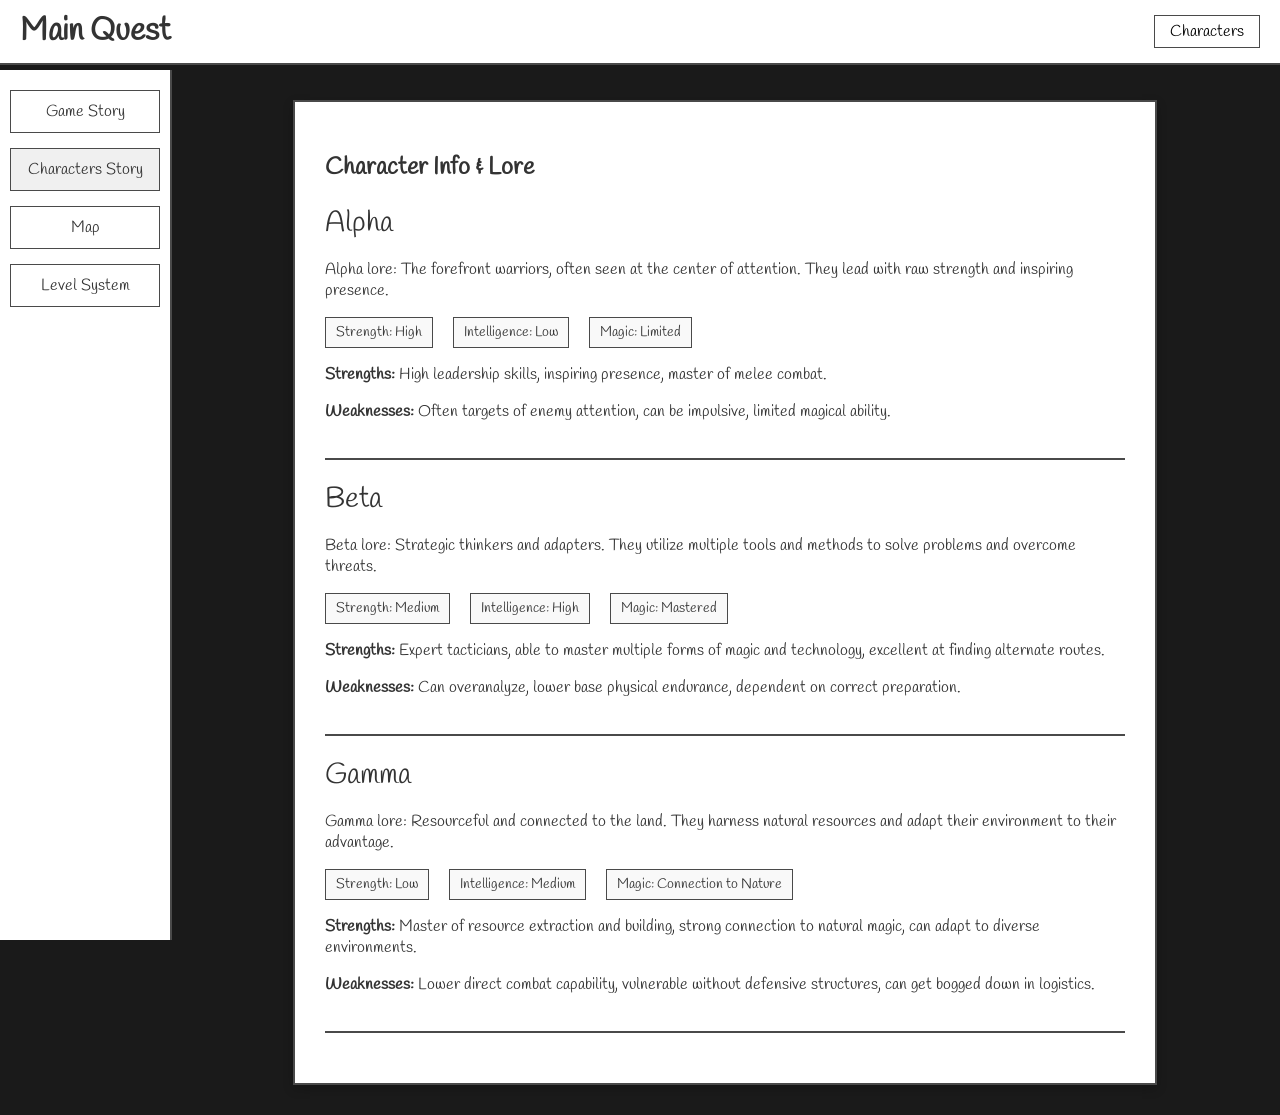
<file: MainQuestN/characters.html>
<!DOCTYPE html>
<html lang="en">
<head>
    <meta charset="UTF-8">
    <meta name="viewport" content="width=device-width, initial-scale=1.0">
    <title>Main Quest - Characters</title>
    <link rel="stylesheet" href="style.css">
    <link rel="preconnect" href="https://fonts.googleapis.com">
    <link rel="preconnect" href="https://fonts.gstatic.com" crossorigin>
    <link href="https://fonts.googleapis.com/css2?family=Handlee&display=swap" rel="stylesheet">
    <style>
        /* Karakterlere özel stiller */
        .character-card {
            border-bottom: 2px solid var(--accent-color);
            padding-bottom: 20px;
            margin-bottom: 20px;
        }

        .character-name {
            font-size: 1.8em;
            margin-bottom: 10px;
        }

        .stat-group {
            display: flex;
            gap: 20px;
            margin-top: 10px;
        }

        .stat {
            background-color: #f9f9f9;
            padding: 5px 10px;
            border: 1px solid var(--accent-color);
            font-size: 0.9em;
        }
    </style>
</head>
<body>

    <header>
        <h1>Main Quest</h1>
        <button class="characters-btn">Characters</button>
    </header>

    <div class="main-container">
        <nav class="sidebar">
            <a href="game_story.html" class="sidebar-btn">Game Story</a>
            <a href="characters.html" class="sidebar-btn active">Characters Story</a>
            <a href="world_map.html" class="sidebar-btn">Map</a>
            <a href="level_system.html" class="sidebar-btn">Level System</a>
        </nav>

        <main class="content-area">
            <div class="white-panel">
                <h2>Character Info & Lore</h2>

                <div class="character-card">
                    <div class="character-name">Alpha</div>
                    <p>Alpha lore: The forefront warriors, often seen at the center of attention. They lead with raw strength and inspiring presence.</p>
                    <div class="stat-group">
                        <div class="stat">Strength: High</div>
                        <div class="stat">Intelligence: Low</div>
                        <div class="stat">Magic: Limited</div>
                    </div>
                    <p><strong>Strengths:</strong> High leadership skills, inspiring presence, master of melee combat.</p>
                    <p><strong>Weaknesses:</strong> Often targets of enemy attention, can be impulsive, limited magical ability.</p>
                </div>

                <div class="character-card">
                    <div class="character-name">Beta</div>
                    <p>Beta lore: Strategic thinkers and adapters. They utilize multiple tools and methods to solve problems and overcome threats.</p>
                    <div class="stat-group">
                        <div class="stat">Strength: Medium</div>
                        <div class="stat">Intelligence: High</div>
                        <div class="stat">Magic: Mastered</div>
                    </div>
                    <p><strong>Strengths:</strong> Expert tacticians, able to master multiple forms of magic and technology, excellent at finding alternate routes.</p>
                    <p><strong>Weaknesses:</strong> Can overanalyze, lower base physical endurance, dependent on correct preparation.</p>
                </div>

                <div class="character-card">
                    <div class="character-name">Gamma</div>
                    <p>Gamma lore: Resourceful and connected to the land. They harness natural resources and adapt their environment to their advantage.</p>
                    <div class="stat-group">
                        <div class="stat">Strength: Low</div>
                        <div class="stat">Intelligence: Medium</div>
                        <div class="stat">Magic: Connection to Nature</div>
                    </div>
                    <p><strong>Strengths:</strong> Master of resource extraction and building, strong connection to natural magic, can adapt to diverse environments.</p>
                    <p><strong>Weaknesses:</strong> Lower direct combat capability, vulnerable without defensive structures, can get bogged down in logistics.</p>
                </div>

            </div>
        </main>
    </div>

</body>
</html>
</file>
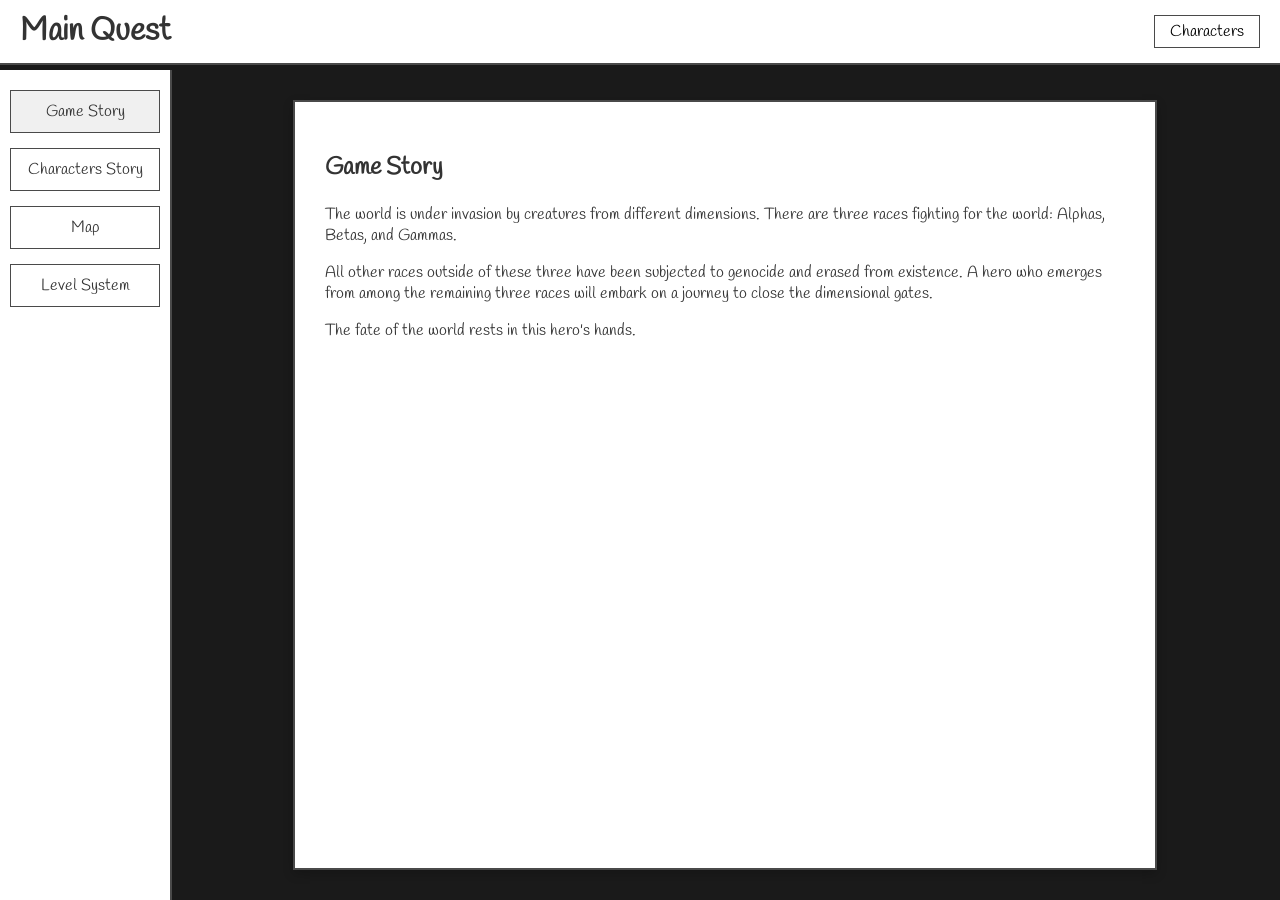
<file: MainQuestN/game_story.html>
<!DOCTYPE html>
<html lang="en">
<head>
    <meta charset="UTF-8">
    <meta name="viewport" content="width=device-width, initial-scale=1.0">
    <title>Main Quest - Game Story</title>
    <link rel="stylesheet" href="style.css">
    <link rel="preconnect" href="https://fonts.googleapis.com">
    <link rel="preconnect" href="https://fonts.gstatic.com" crossorigin>
    <link href="https://fonts.googleapis.com/css2?family=Handlee&display=swap" rel="stylesheet">
</head>
<body>

    <header>
        <h1>Main Quest</h1>
        <button class="characters-btn">Characters</button>
    </header>

    <div class="main-container">
        <nav class="sidebar">
            <a href="game_story.html" class="sidebar-btn active">Game Story</a>
            <a href="characters.html" class="sidebar-btn">Characters Story</a>
            <a href="world_map.html" class="sidebar-btn">Map</a>
            <a href="level_system.html" class="sidebar-btn">Level System</a>
        </nav>

        <main class="content-area">
            <div class="white-panel">
                <h2>Game Story</h2>
                <p>The world is under invasion by creatures from different dimensions. There are three races fighting for the world: Alphas, Betas, and Gammas.</p>
                <p>All other races outside of these three have been subjected to genocide and erased from existence. A hero who emerges from among the remaining three races will embark on a journey to close the dimensional gates.</p>
                <p>The fate of the world rests in this hero's hands.</p>
            </div>
        </main>
    </div>

</body>
</html>
</file>
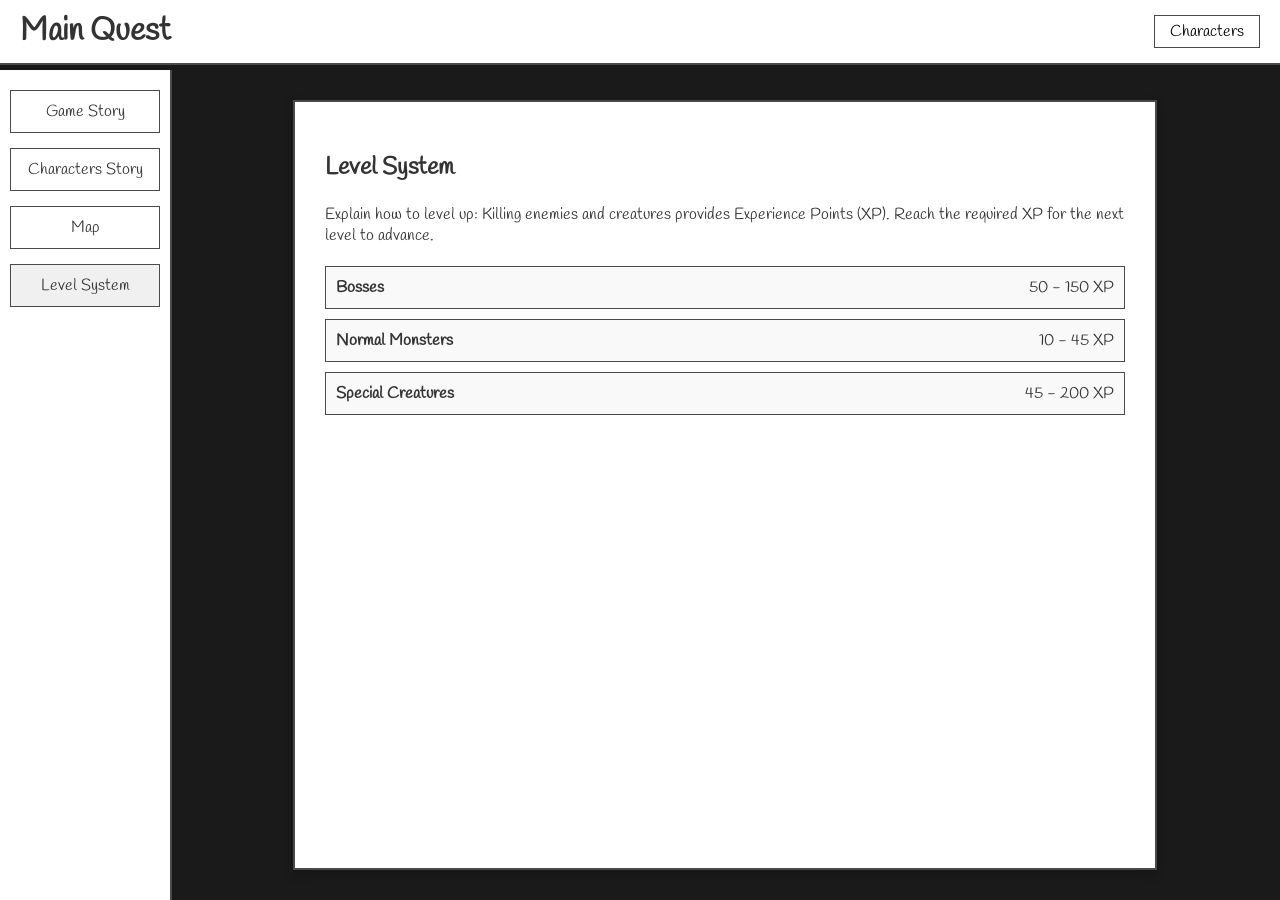
<file: MainQuestN/level_system.html>
<!DOCTYPE html>
<html lang="en">
<head>
    <meta charset="UTF-8">
    <meta name="viewport" content="width=device-width, initial-scale=1.0">
    <title>Main Quest - Level System</title>
    <link rel="stylesheet" href="style.css">
    <link rel="preconnect" href="https://fonts.googleapis.com">
    <link rel="preconnect" href="https://fonts.gstatic.com" crossorigin>
    <link href="https://fonts.googleapis.com/css2?family=Handlee&display=swap" rel="stylesheet">
    <style>
        /* Seviye sistemine özel stiller */
        .xp-list {
            margin-top: 20px;
            list-style: none;
            padding: 0;
            display: flex;
            flex-direction: column;
            gap: 10px;
        }

        .xp-item {
            display: flex;
            justify-content: space-between;
            background-color: #f9f9f9;
            padding: 10px;
            border: 1px solid var(--accent-color);
        }

        .xp-source {
            font-weight: bold;
        }
    </style>
</head>
<body>

    <header>
        <h1>Main Quest</h1>
        <button class="characters-btn">Characters</button>
    </header>

    <div class="main-container">
        <nav class="sidebar">
            <a href="game_story.html" class="sidebar-btn">Game Story</a>
            <a href="characters.html" class="sidebar-btn">Characters Story</a>
            <a href="world_map.html" class="sidebar-btn">Map</a>
            <a href="level_system.html" class="sidebar-btn active">Level System</a>
        </nav>

        <main class="content-area">
            <div class="white-panel">
                <h2>Level System</h2>
                <p>Explain how to level up: Killing enemies and creatures provides Experience Points (XP). Reach the required XP for the next level to advance.</p>
                
                <ul class="xp-list">
                    <li class="xp-item">
                        <span class="xp-source">Bosses</span>
                        <span class="xp-value">50 - 150 XP</span>
                    </li>
                    <li class="xp-item">
                        <span class="xp-source">Normal Monsters</span>
                        <span class="xp-value">10 - 45 XP</span>
                    </li>
                    <li class="xp-item">
                        <span class="xp-source">Special Creatures</span>
                        <span class="xp-value">45 - 200 XP</span>
                    </li>
                </ul>

            </div>
        </main>
    </div>

</body>
</html>
</file>
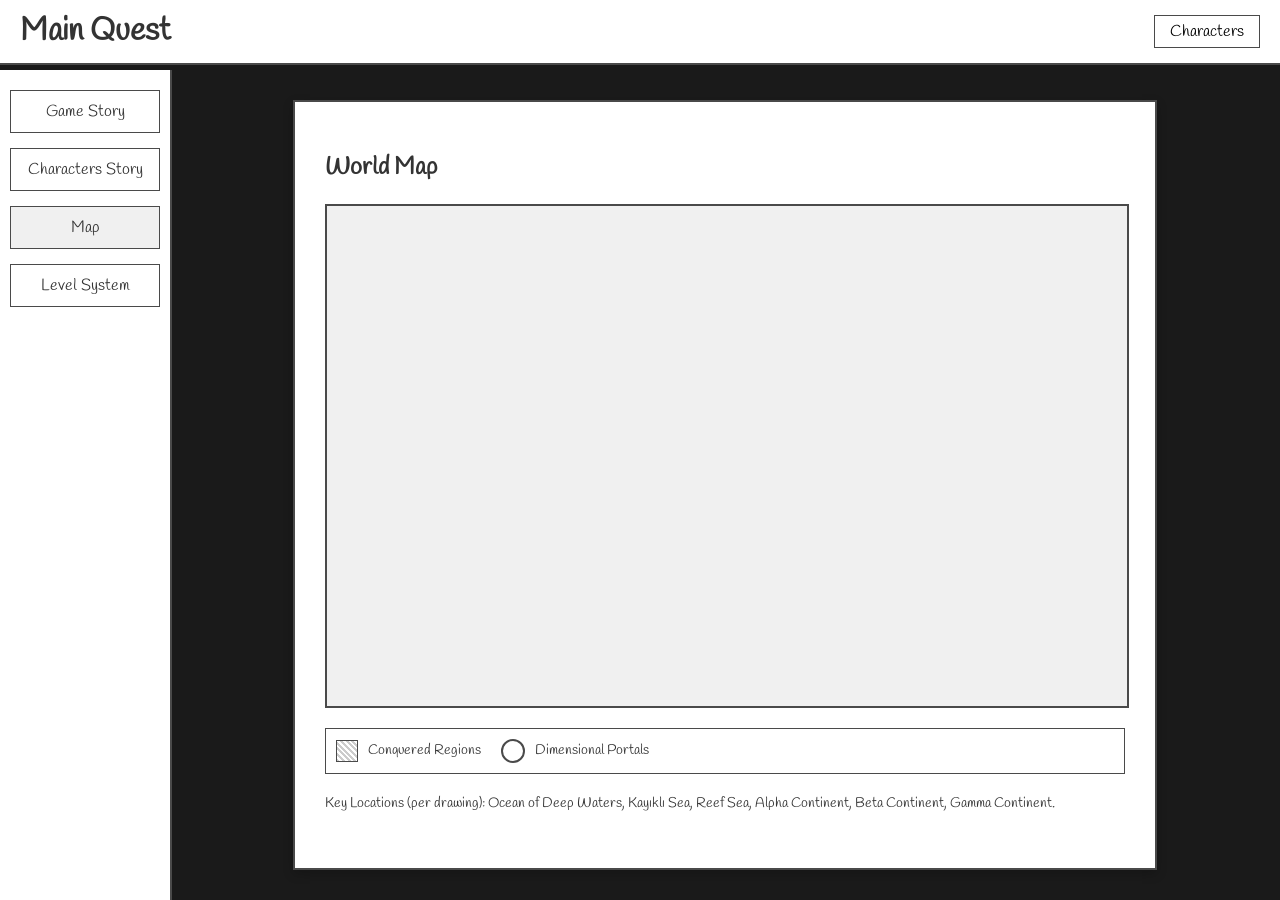
<file: MainQuestN/world_map.html>
<!DOCTYPE html>
<html lang="en">
<head>
    <meta charset="UTF-8">
    <meta name="viewport" content="width=device-width, initial-scale=1.0">
    <title>Main Quest - World Map</title>
    <link rel="stylesheet" href="style.css">
    <link rel="preconnect" href="https://fonts.googleapis.com">
    <link rel="preconnect" href="https://fonts.gstatic.com" crossorigin>
    <link href="https://fonts.googleapis.com/css2?family=Handlee&display=swap" rel="stylesheet">
    <style>
        /* Haritaya özel stiller */
        .map-placeholder {
            width: 100%;
            height: 500px;
            background-color: #f0f0f0;
            border: 2px solid var(--accent-color);
            position: relative;
            background-image: url('https://via.placeholder.com/800x500.png?text=World+Map+Sketch'); /* Placeholder harita */
            background-size: cover;
            background-position: center;
        }

        .map-legend {
            margin-top: 20px;
            display: flex;
            gap: 20px;
            border: 1px solid var(--accent-color);
            padding: 10px;
            font-size: 0.9em;
        }

        .legend-item {
            display: flex;
            align-items: center;
            gap: 10px;
        }

        .legend-icon {
            width: 20px;
            height: 20px;
            border: 1px solid var(--accent-color);
        }

        .conquered-icon {
            background-image: repeating-linear-gradient(45deg, #ccc, #ccc 2px, transparent 2px, transparent 4px); /* Çizgili desen */
        }

        .portal-icon {
            border-radius: 50%; /* Daire */
            border-width: 2px;
        }
    </style>
</head>
<body>

    <header>
        <h1>Main Quest</h1>
        <button class="characters-btn">Characters</button>
    </header>

    <div class="main-container">
        <nav class="sidebar">
            <a href="game_story.html" class="sidebar-btn">Game Story</a>
            <a href="characters.html" class="sidebar-btn">Characters Story</a>
            <a href="world_map.html" class="sidebar-btn active">Map</a>
            <a href="level_system.html" class="sidebar-btn">Level System</a>
        </nav>

        <main class="content-area">
            <div class="white-panel">
                <h2>World Map</h2>
                
                <div class="map-placeholder">
                    </div>

                <div class="map-legend">
                    <div class="legend-item">
                        <div class="legend-icon conquered-icon"></div>
                        <span>Conquered Regions</span>
                    </div>
                    <div class="legend-item">
                        <div class="legend-icon portal-icon"></div>
                        <span>Dimensional Portals</span>
                    </div>
                </div>

                <p style="margin-top: 20px; font-size: 0.9em;">Key Locations (per drawing): Ocean of Deep Waters, Kayıklı Sea, Reef Sea, Alpha Continent, Beta Continent, Gamma Continent.</p>

            </div>
        </main>
    </div>

</body>
</html>
</file>
<file: MainQuestN/style.css>
/* stye.css - Ortak Stiller */

:root {
    --bg-color: #1a1a1a; /* Koyu arka plan */
    --panel-color: #ffffff; /* Beyaz kağıt paneli */
    --text-color: #333;
    --accent-color: #4a4a4a; /* Vurgu rengi (buton kenarlıkları vs.) */
    --font-family: 'Handlee', cursive; /* El yazısı hissi veren yazı tipi */
}

body {
    margin: 0;
    padding: 0;
    font-family: var(--font-family);
    background-color: var(--bg-color);
    color: var(--text-color);
    display: flex;
    flex-direction: column;
    min-height: 100vh;
}

header {
    background-color: var(--panel-color);
    padding: 10px 20px;
    display: flex;
    justify-content: space-between;
    align-items: center;
    border-bottom: 2px solid var(--accent-color);
    position: fixed; /* Üst barı sabitleyelim */
    top: 0;
    width: calc(100% - 40px);
    z-index: 1000;
}

header h1 {
    margin: 0;
    font-size: 2em;
}

.characters-btn {
    background: none;
    border: 1px solid var(--accent-color);
    padding: 5px 15px;
    font-size: 1em;
    cursor: pointer;
    font-family: var(--font-family);
}

.main-container {
    display: flex;
    margin-top: 70px; /* Üst barın yüksekliği kadar boşluk */
    flex: 1;
}

.sidebar {
    width: 150px;
    background-color: var(--panel-color);
    padding: 20px 10px;
    border-right: 2px solid var(--accent-color);
    display: flex;
    flex-direction: column;
    gap: 15px;
    height: calc(100vh - 70px); /* Kalan ekran yüksekliği */
    position: fixed; /* Sol menüyü sabitleyelim */
    top: 70px;
}

.sidebar-btn {
    background: none;
    border: 1px solid var(--accent-color);
    padding: 10px;
    text-align: center;
    text-decoration: none; /* Linklerin altını çizme */
    color: var(--text-color);
    font-size: 1em;
    cursor: pointer;
    transition: background-color 0.2s;
    font-family: var(--font-family);
    display: block; /* Butonların tüm genişliği kaplamasını sağlar */
}

.sidebar-btn:hover,
.sidebar-btn.active {
    background-color: #f0f0f0;
}

.content-area {
    margin-left: 170px; /* Sol menü ve boşluk */
    flex: 1;
    padding: 30px;
    display: flex;
    justify-content: center; /* Sayfa içeriğini ortala */
}

.white-panel {
    background-color: var(--panel-color);
    padding: 30px;
    width: 90%;
    max-width: 800px; /* Çok geniş olmasın */
    box-shadow: 0 4px 10px rgba(0,0,0,0.2);
    border: 2px solid var(--accent-color);
}
</file>
